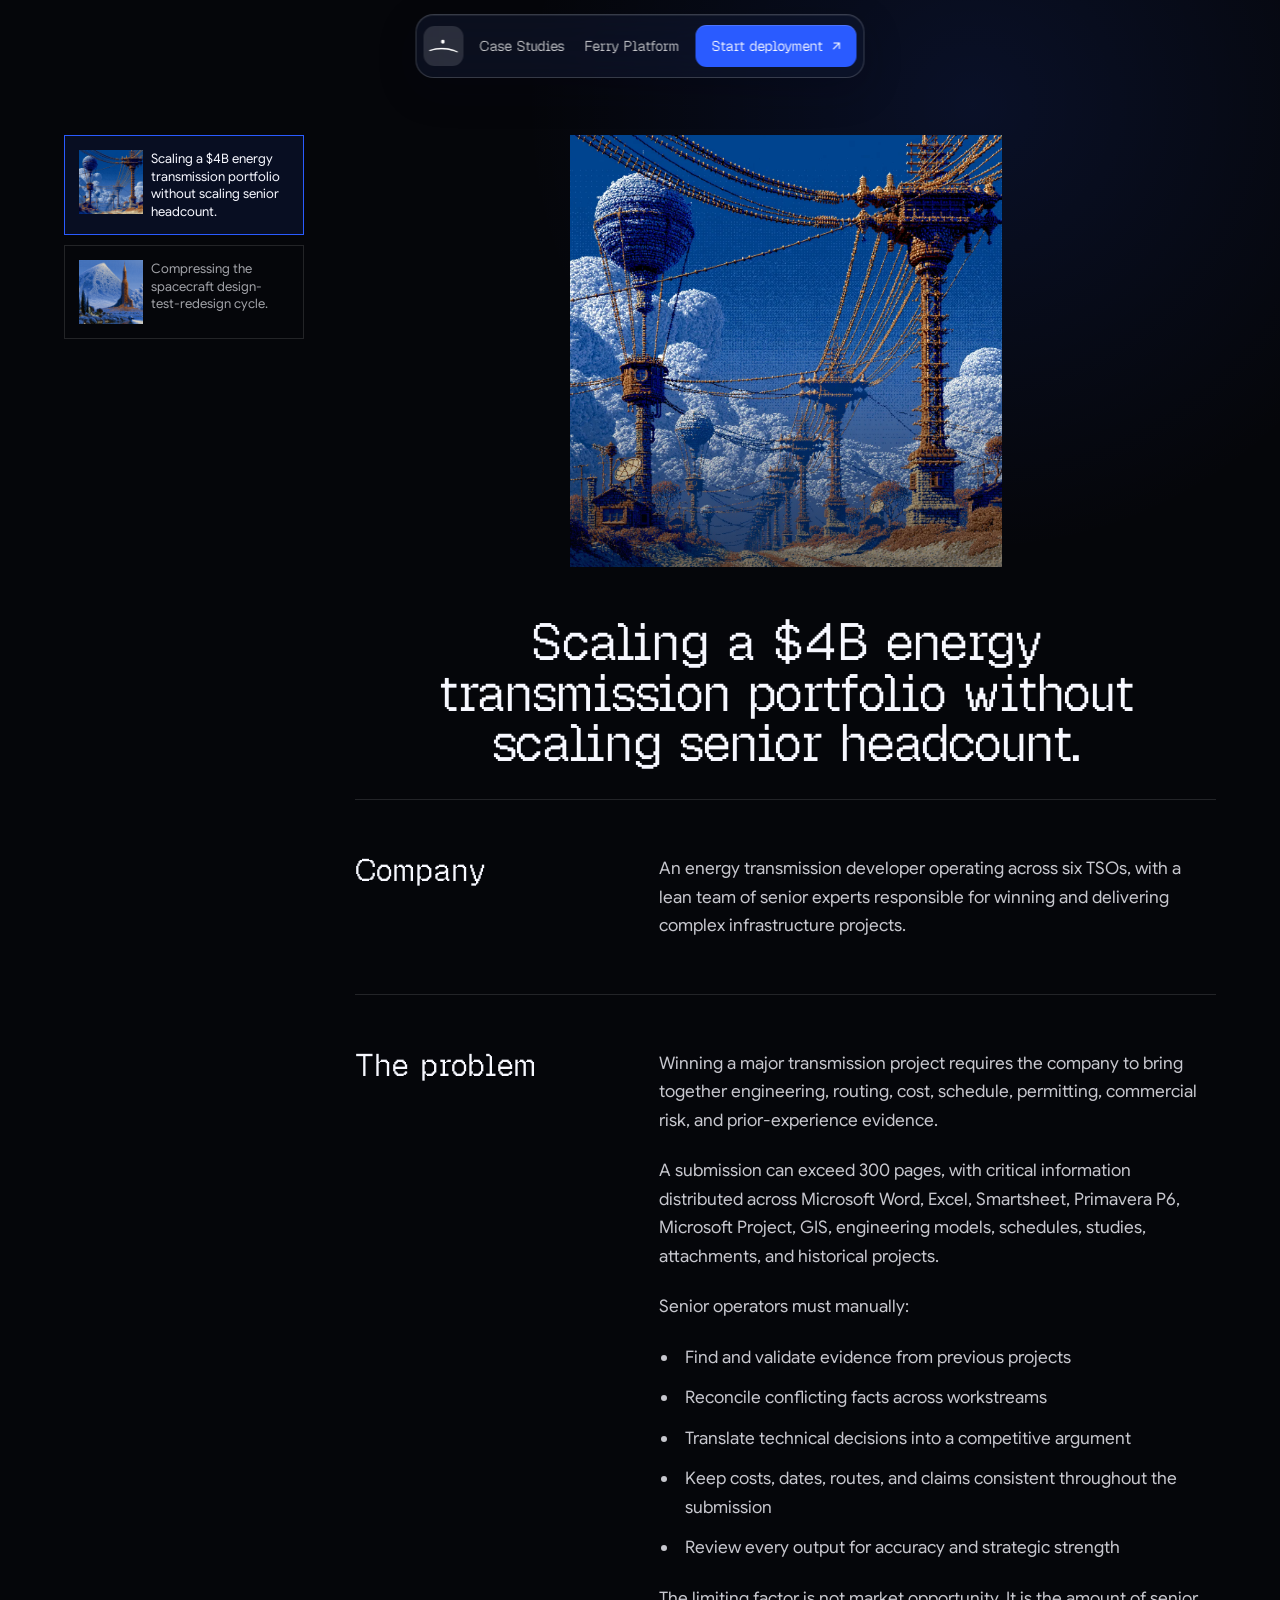
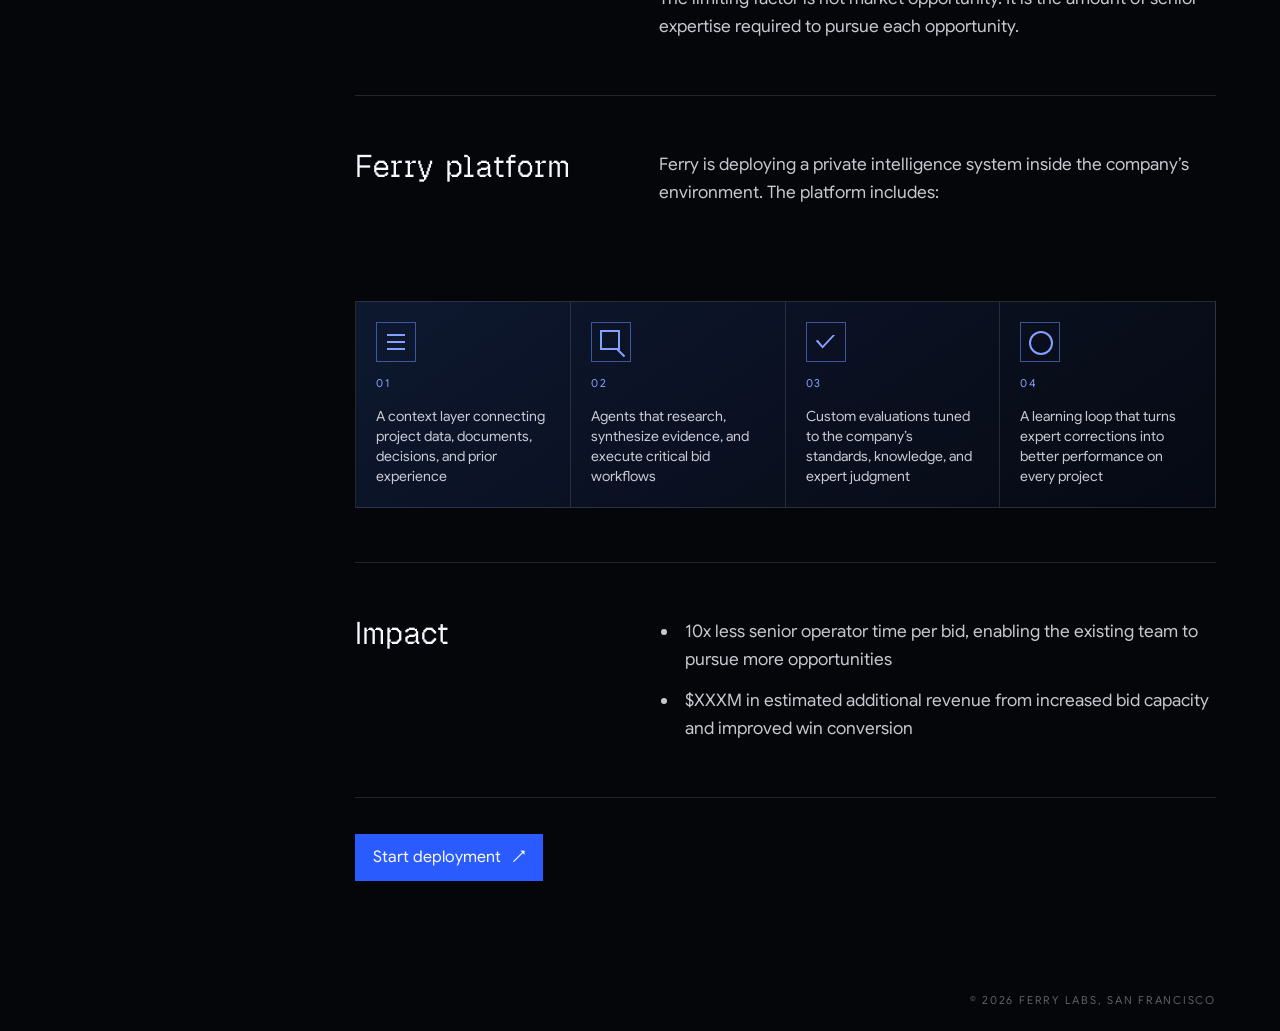
<file: case-studies.html>
<!doctype html>
<html lang="en">
<head>
  <meta charset="utf-8">
  <meta name="viewport" content="width=device-width, initial-scale=1">
  <title>Case Studies — Ferry Labs</title>
  <meta name="description" content="Selected Ferry Labs case studies.">
  <link rel="icon" href="favicon.svg" type="image/svg+xml">
  <link rel="preload" as="image" href="assets/case-studies/transmission-infrastructure.webp" type="image/webp" fetchpriority="high">
  <link rel="stylesheet" href="case-studies.css?v=20260720-nav">
  <script src="page-transitions.js"></script>
  <script>document.documentElement.classList.add('js')</script>
  <script type="module" src="case-studies.js"></script>
</head>
<body>
  <header class="site-header">
    <a class="brand" href="index.html" aria-label="Ferry Labs home">
      <img src="ferry-logo-mark.png" alt="">
    </a>
    <nav class="site-nav" aria-label="Primary">
      <a class="header-link" href="case-studies.html" aria-current="page">Case Studies</a>
      <a class="header-link" href="ferry-platform.html">Ferry Platform</a>
      <a class="nav-cta" href="https://calendar.app.google/t69X39w3jLLAKn3L7" target="_blank" rel="noopener noreferrer">
        <span class="nav-cta-label">Start deployment</span>
        <span class="nav-cta-short">Start deployment</span>
        <span aria-hidden="true">↗</span>
      </a>
    </nav>
  </header>
  <main class="case-studies">
    <section class="reader" id="selected-case-study" aria-label="Selected case study">
      <nav class="case-switcher" aria-label="Choose a case study">
    <a href="#energy-transmission" class="case-switch"
       data-case-link="energy-transmission">
      <img src="assets/case-studies/transmission-infrastructure.png" srcset="assets/case-studies/transmission-infrastructure.webp" alt="" width="2048" height="2048" fetchpriority="high">
      <span>Scaling a $4B energy transmission portfolio without scaling senior headcount.</span>
    </a>

    <a href="#spacecraft-engineering" class="case-switch"
       data-case-link="spacecraft-engineering">
      <img src="assets/case-studies/spacecraft-engineering.png" srcset="assets/case-studies/spacecraft-engineering.webp" alt="" width="2048" height="2048">
      <span>Compressing the spacecraft design-test-redesign cycle.</span>
    </a></nav>
      <div class="case-reader">
  <article class="case-panel" id="energy-transmission"
           data-case-panel="energy-transmission" tabindex="-1">
    <figure class="case-hero">
      <img src="assets/case-studies/transmission-infrastructure.png" srcset="assets/case-studies/transmission-infrastructure.webp" alt="A pixel-art transmission network stretches across a mountainous blue landscape."
           width="2048" height="2048">
    </figure>
    <header class="story-header">
      <h2>Scaling a $4B energy transmission portfolio without scaling senior headcount.</h2>
    </header>
    <section class="story-section">
      <h3>Company</h3>
      <div class="story-copy"><p>An energy transmission developer operating across six TSOs, with a lean team of senior experts responsible for winning and delivering complex infrastructure projects.</p></div>
    </section>
    <section class="story-section">
      <h3>The problem</h3>
      <div class="story-copy">
        <p>Winning a major transmission project requires the company to bring together engineering, routing, cost, schedule, permitting, commercial risk, and prior-experience evidence.</p>
<p>A submission can exceed 300 pages, with critical information distributed across Microsoft Word, Excel, Smartsheet, Primavera P6, Microsoft Project, GIS, engineering models, schedules, studies, attachments, and historical projects.</p>
<p>Senior operators must manually:</p>
        <ul class="story-list"><li>Find and validate evidence from previous projects</li><li>Reconcile conflicting facts across workstreams</li><li>Translate technical decisions into a competitive argument</li><li>Keep costs, dates, routes, and claims consistent throughout the submission</li><li>Review every output for accuracy and strategic strength</li></ul>
        <p>The limiting factor is not market opportunity. It is the amount of senior expertise required to pursue each opportunity.</p>
      </div>
    </section>
    <section class="story-section platform-section">
      <h3>Ferry platform</h3>
      <div class="story-copy">
        <p>Ferry is deploying a private intelligence system inside the company’s environment. The platform includes:</p>
      </div>
      
  <ol class="workflow" aria-label="Scaling a $4B energy transmission portfolio without scaling senior headcount. workflow">
    
      <li class="workflow-step">
        <span class="workflow-icon icon-source" aria-hidden="true"></span>
        <span class="workflow-number">01</span>
        <span>A context layer connecting project data, documents, decisions, and prior experience</span>
      </li>
      <li class="workflow-step">
        <span class="workflow-icon icon-research" aria-hidden="true"></span>
        <span class="workflow-number">02</span>
        <span>Agents that research, synthesize evidence, and execute critical bid workflows</span>
      </li>
      <li class="workflow-step">
        <span class="workflow-icon icon-evaluation" aria-hidden="true"></span>
        <span class="workflow-number">03</span>
        <span>Custom evaluations tuned to the company’s standards, knowledge, and expert judgment</span>
      </li>
      <li class="workflow-step">
        <span class="workflow-icon icon-learning" aria-hidden="true"></span>
        <span class="workflow-number">04</span>
        <span>A learning loop that turns expert corrections into better performance on every project</span>
      </li>
  </ol>
    </section>
    <section class="story-section impact-section">
      <h3>Impact</h3>
      <div class="story-copy">
        <ul class="impact-list"><li>10x less senior operator time per bid, enabling the existing team to pursue more opportunities</li><li>$XXXM in estimated additional revenue from increased bid capacity and improved win conversion</li></ul>
      </div>
    </section>
    <aside class="case-cta">
      <a href="https://calendar.app.google/t69X39w3jLLAKn3L7" target="_blank" rel="noopener noreferrer">
        Start deployment <span aria-hidden="true">↗</span>
      </a>
    </aside>
  </article>

  <article class="case-panel" id="spacecraft-engineering"
           data-case-panel="spacecraft-engineering" tabindex="-1">
    <figure class="case-hero">
      <img src="assets/case-studies/spacecraft-engineering.png" srcset="assets/case-studies/spacecraft-engineering.webp" alt="A pixel-art spacecraft stands beside a snow-covered mountain beneath a blue sky."
           width="2048" height="2048">
    </figure>
    <header class="story-header">
      <h2>Compressing the spacecraft design-test-redesign cycle.</h2>
    </header>
    <section class="story-section">
      <h3>Company</h3>
      <div class="story-copy"><p>A $2.3B satellite-platform manufacturer building configurable spacecraft for commercial and national-security missions.</p>
<p>The company is bringing a productized manufacturing model to an industry traditionally dominated by slow, bespoke engineering programs.</p></div>
    </section>
    <section class="story-section">
      <h3>The problem</h3>
      <div class="story-copy">
        <p>Every spacecraft must fit propulsion, avionics, power, payloads, and deployable structures within strict launch-defined constraints for mass, volume, stiffness, and mechanical interfaces.</p>
<p>The engineering workflow spans CAD and finite-element analysis tools, component libraries, parts lists, vendor specifications, simulation outputs, and physical test results.</p>
<p>When a component becomes unavailable, a vibration test fails, or the launch envelope changes, engineers must manually:</p>
        <ul class="story-list"><li>Identify every part of the design affected by the change</li><li>Reconfigure components within the available volume</li><li>Redesign structural panels and mechanical interfaces</li><li>Update the underlying CAD geometry</li><li>Re-run structural analysis and validate the revised design</li><li>Preserve design intent across iterations</li></ul>
        <p>The initial design is not the bottleneck. The limiting factor is repeatedly bringing the spacecraft back to a valid design as requirements and physical constraints change.</p>
      </div>
    </section>
    <section class="story-section platform-section">
      <h3>Ferry platform</h3>
      <div class="story-copy">
        <p>Ferry is developing an engineering intelligence system that works across the company’s existing design and analysis tools. The platform includes:</p>
      </div>
      
  <ol class="workflow" aria-label="Compressing the spacecraft design-test-redesign cycle. workflow">
    
      <li class="workflow-step">
        <span class="workflow-icon icon-source" aria-hidden="true"></span>
        <span class="workflow-number">01</span>
        <span>A context layer connecting requirements, components, geometry, constraints, and test results</span>
      </li>
      <li class="workflow-step">
        <span class="workflow-icon icon-geometry" aria-hidden="true"></span>
        <span class="workflow-number">02</span>
        <span>Agents that generate geometry, propagate changes, and execute redesign workflows</span>
      </li>
      <li class="workflow-step">
        <span class="workflow-icon icon-evaluation" aria-hidden="true"></span>
        <span class="workflow-number">03</span>
        <span>Custom evaluations tuned to the company’s engineering standards, design rules, and mission constraints</span>
      </li>
      <li class="workflow-step">
        <span class="workflow-icon icon-learning" aria-hidden="true"></span>
        <span class="workflow-number">04</span>
        <span>A learning loop that incorporates engineering review, simulation, and physical testing into future iterations</span>
      </li>
  </ol>
    </section>
    <section class="story-section impact-section">
      <h3>Impact</h3>
      <div class="story-copy">
        <ul class="impact-list"><li>Compress the design-test-redesign cycle, reducing the expert time required to produce a validated iteration</li><li>Increase engineering and production throughput, enabling the same team to support more spacecraft and missions</li></ul>
      </div>
    </section>
    <aside class="case-cta">
      <a href="https://calendar.app.google/t69X39w3jLLAKn3L7" target="_blank" rel="noopener noreferrer">
        Start deployment <span aria-hidden="true">↗</span>
      </a>
    </aside>
  </article></div>
    </section>
  </main>
  <footer class="site-footer">© 2026 Ferry Labs, San Francisco</footer>
</body>
</html>
</file>
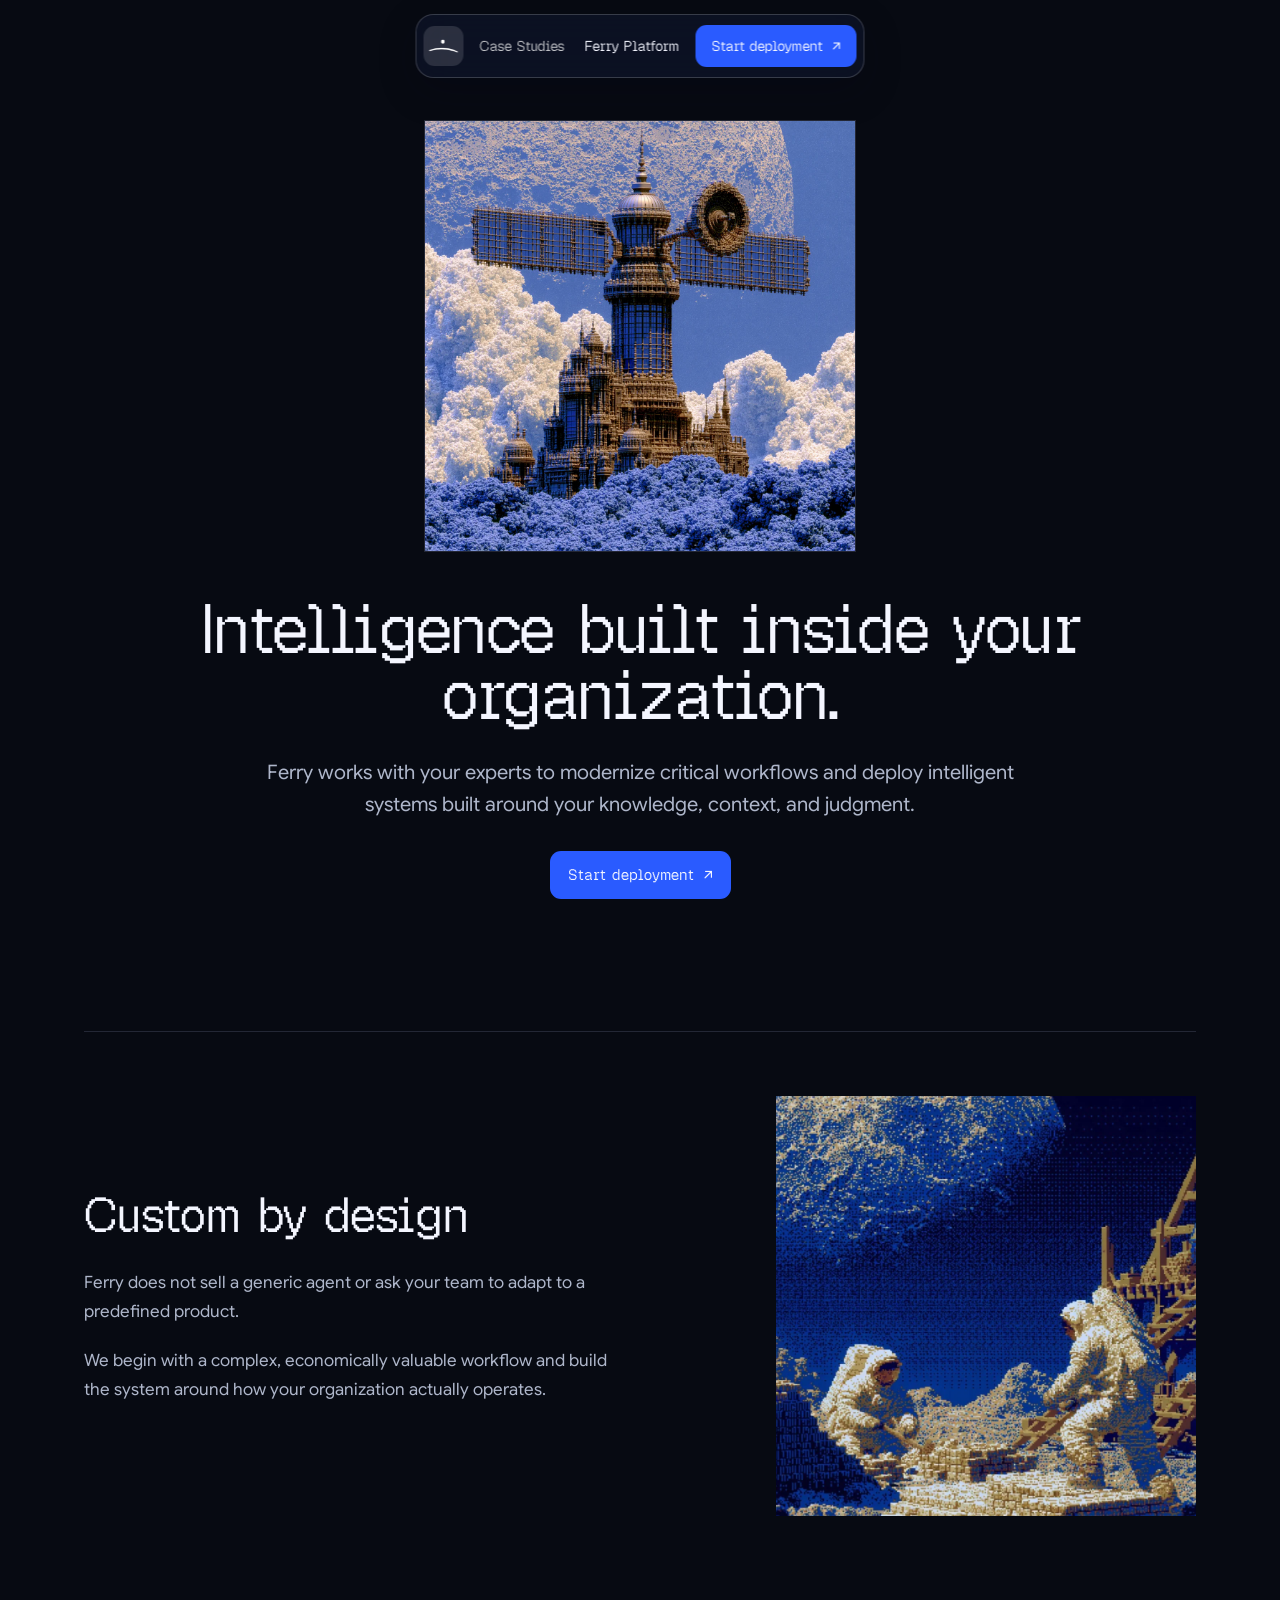
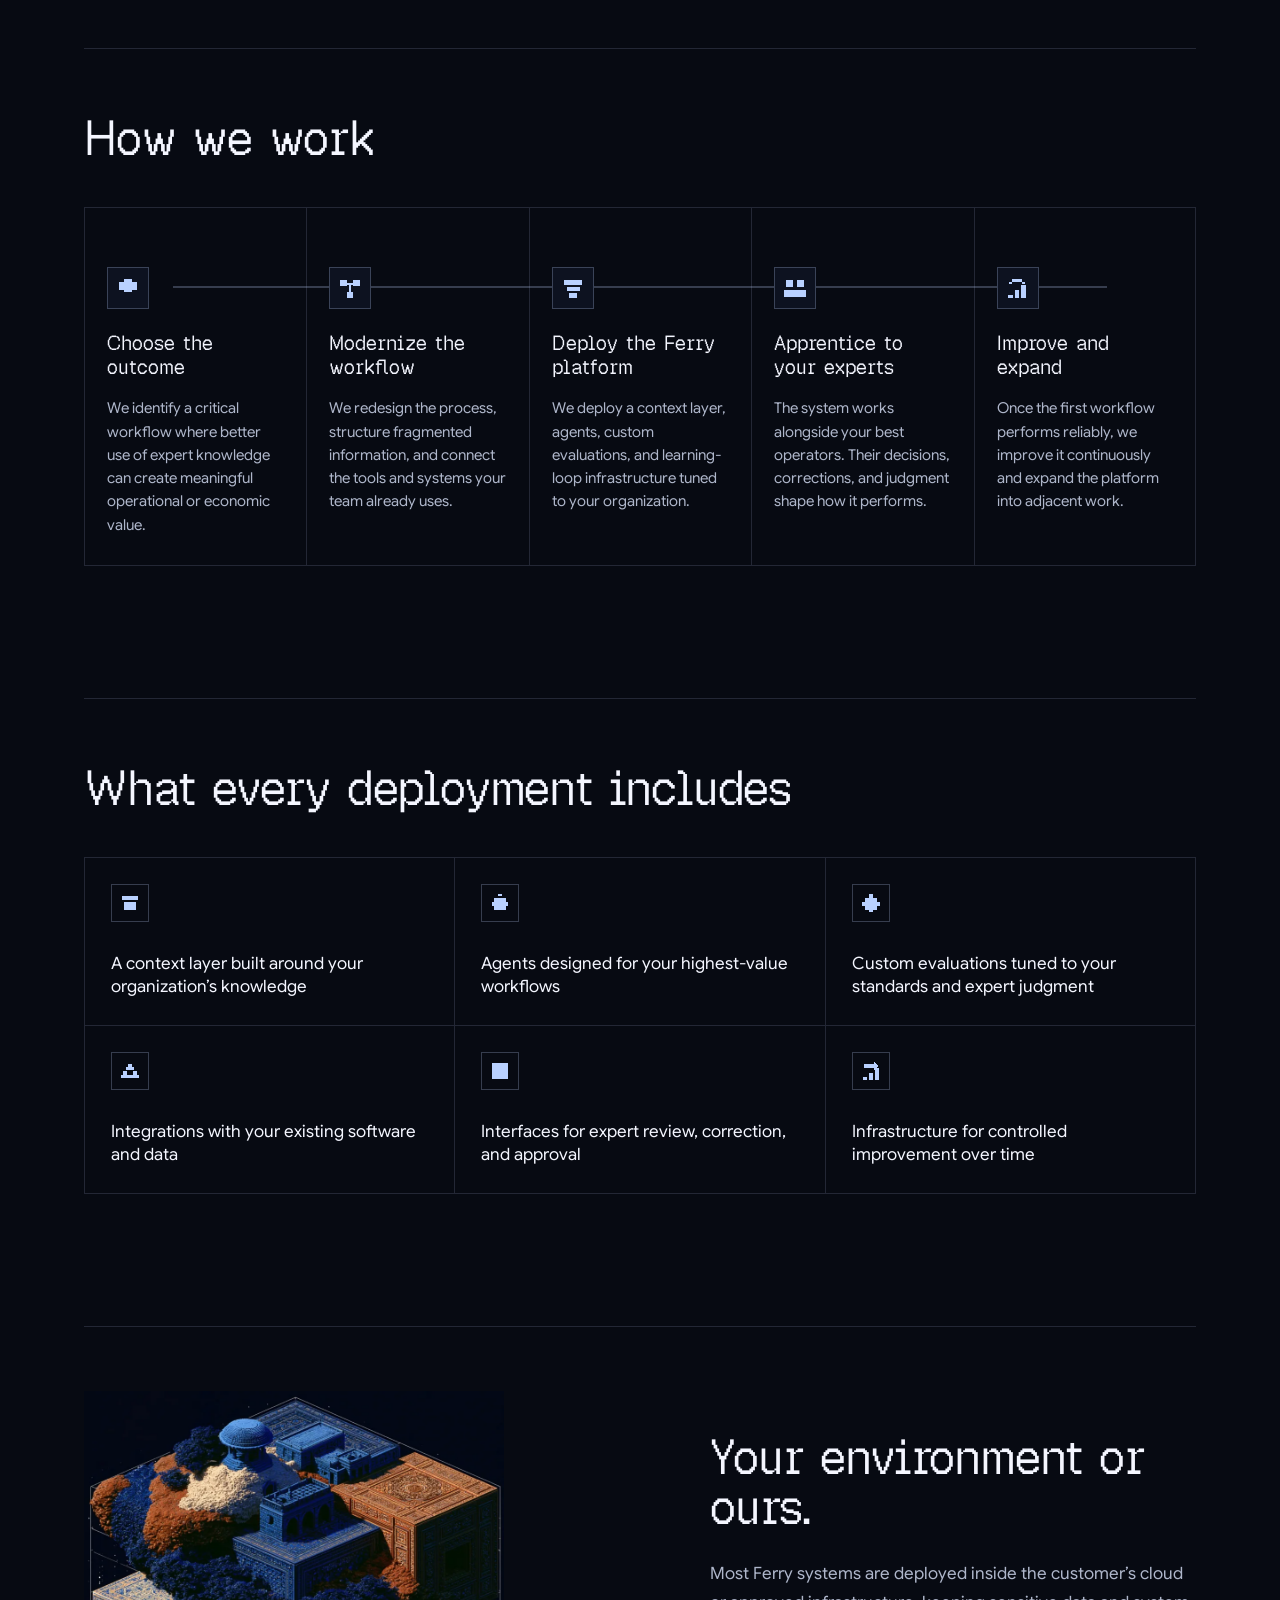
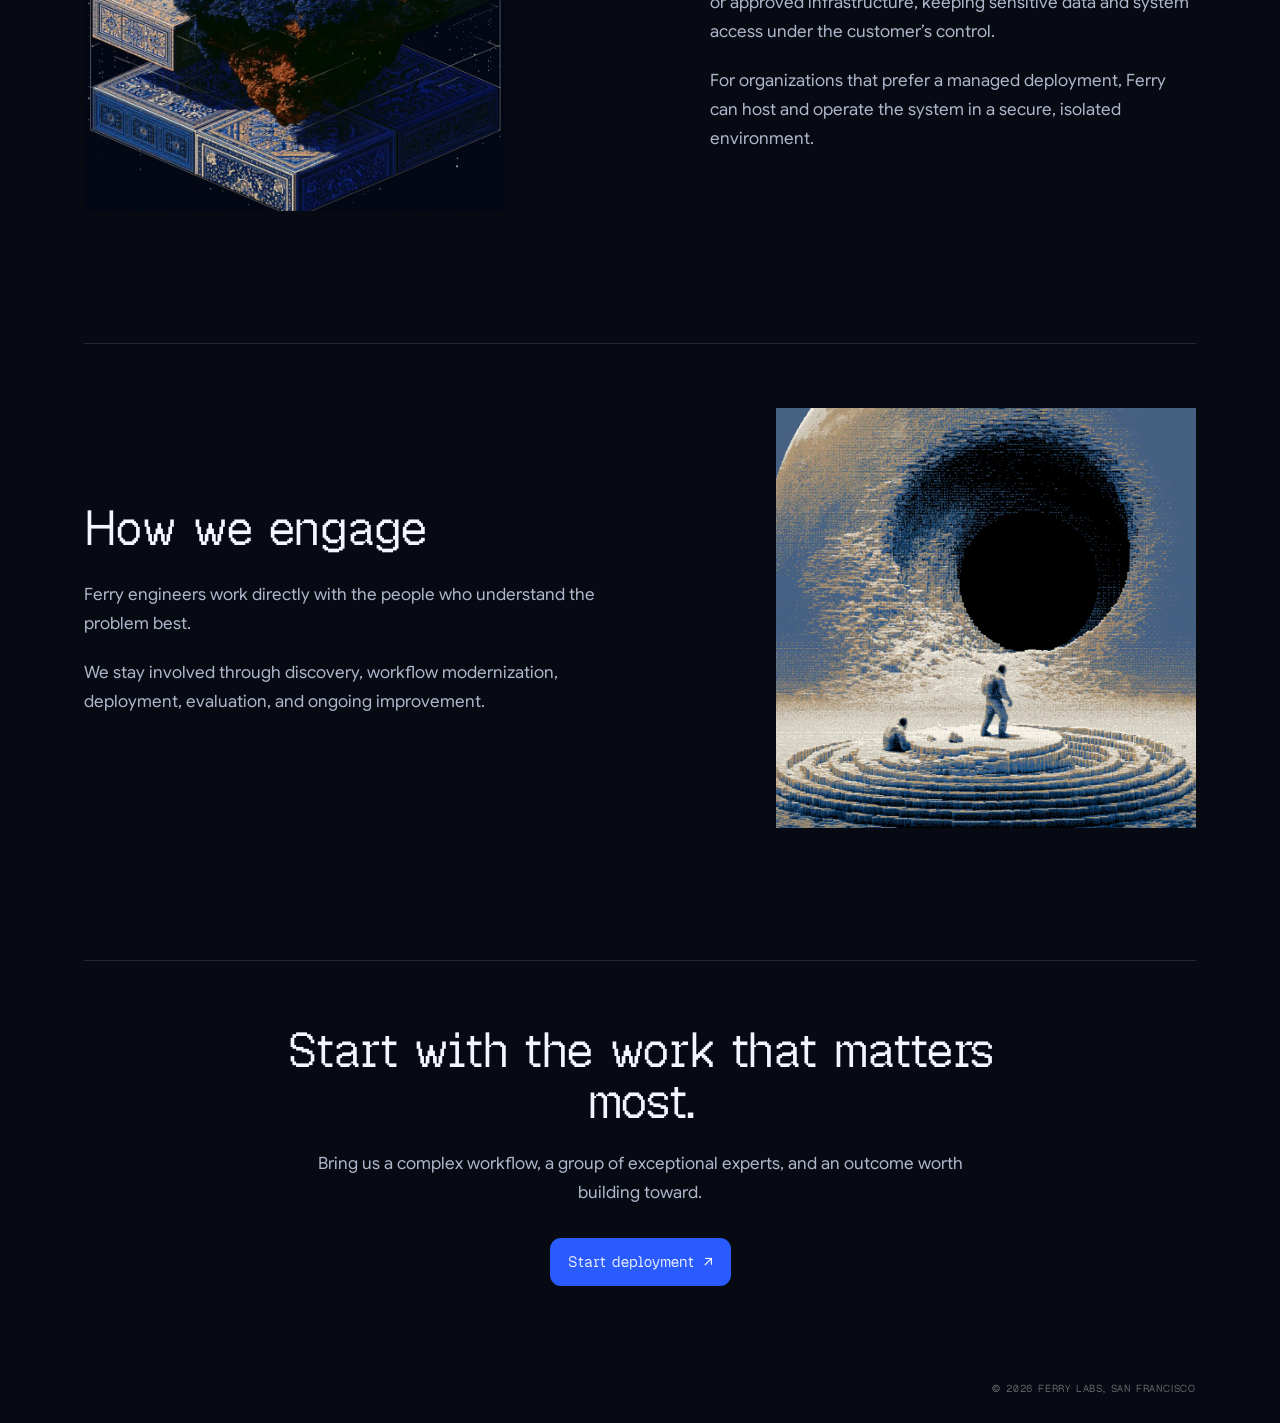
<file: ferry-platform.html>
<!doctype html>
<html lang="en">
<head>
  <meta charset="utf-8">
  <meta name="viewport" content="width=device-width, initial-scale=1">
  <title>Ferry Platform — Ferry Labs</title>
  <meta name="description" content="Ferry works with your experts to modernize critical workflows and deploy intelligent systems built around your knowledge, context, and judgment.">
  <link rel="icon" href="favicon.svg" type="image/svg+xml">
  <link rel="preload" as="image" href="assets/platform/ferry-platform-opening.webp" type="image/webp" fetchpriority="high">
  <link rel="stylesheet" href="ferry-platform.css?v=20260720-nav">
  <script src="page-transitions.js"></script>
</head>
<body>
  <header class="site-header">
    <a class="brand" href="index.html" aria-label="Ferry Labs home">
      <img src="ferry-logo-mark.png" alt="">
    </a>
    <nav class="site-nav" aria-label="Primary">
      <a class="header-link" href="case-studies.html">Case Studies</a>
      <a class="header-link" href="ferry-platform.html" aria-current="page">Ferry Platform</a>
      <a class="nav-cta" href="https://calendar.app.google/t69X39w3jLLAKn3L7" target="_blank" rel="noopener noreferrer">
        <span class="nav-cta-label">Start deployment</span>
        <span class="nav-cta-short">Start deployment</span>
        <span aria-hidden="true">↗</span>
      </a>
    </nav>
  </header>
  <main class="platform-page">
    <section class="platform-hero">
      <img class="platform-hero-image" src="assets/platform/ferry-platform-opening.png" srcset="assets/platform/ferry-platform-opening.webp" alt="A pixel-art satellite rises above an ornate futuristic structure and blue-white landscape beneath a vast moon." fetchpriority="high">
      <h1>Intelligence built inside your organization.</h1>
      <p>Ferry works with your experts to modernize critical workflows and deploy intelligent systems built around your knowledge, context, and judgment.</p>
      <a class="primary-cta" href="https://calendar.app.google/t69X39w3jLLAKn3L7" target="_blank" rel="noopener noreferrer">Start deployment <span aria-hidden="true">↗</span></a>
    </section>

    <section class="editorial-section custom-section">
      <div class="section-copy">
        <h2>Custom by design</h2>
        <p>Ferry does not sell a generic agent or ask your team to adapt to a predefined product.</p><p>We begin with a complex, economically valuable workflow and build the system around how your organization actually operates.</p>
      </div>
      <figure class="section-image section-image-custom">
        <img src="assets/platform/custom-by-design.png" srcset="assets/platform/custom-by-design.webp" alt="" loading="lazy">
      </figure>
    </section>

    <section class="editorial-section process-section">
      <h2>How we work</h2>
      <div class="process-rail">
        <article class="process-step">
          <svg class="pixel-icon pixel-icon-outcome" viewBox="0 0 24 24" aria-hidden="true" shape-rendering="crispEdges"><path d="M8 4h8v2h4v8h-4v2H8v-2H4V6h4zM10 8h4v4h-4z"/></svg>
          <h3>Choose the outcome</h3>
          <p>We identify a critical workflow where better use of expert knowledge can create meaningful operational or economic value.</p>
        </article>
        <article class="process-step">
          <svg class="pixel-icon pixel-icon-workflow" viewBox="0 0 24 24" aria-hidden="true" shape-rendering="crispEdges"><path d="M3 5h6v5H3zM15 5h6v5h-6zM9 16h6v5H9zM9 7h6v2H9zM11 9h2v7h-2z"/></svg>
          <h3>Modernize the workflow</h3>
          <p>We redesign the process, structure fragmented information, and connect the tools and systems your team already uses.</p>
        </article>
        <article class="process-step">
          <svg class="pixel-icon pixel-icon-platform" viewBox="0 0 24 24" aria-hidden="true" shape-rendering="crispEdges"><path d="M4 5h16v4H4zM6 11h12v4H6zM8 17h8v4H8z"/></svg>
          <h3>Deploy the Ferry platform</h3>
          <p>We deploy a context layer, agents, custom evaluations, and learning-loop infrastructure tuned to your organization.</p>
        </article>
        <article class="process-step">
          <svg class="pixel-icon pixel-icon-experts" viewBox="0 0 24 24" aria-hidden="true" shape-rendering="crispEdges"><path d="M4 5h6v6H4zM14 5h6v6h-6zM2 14h10v6H2zM12 14h10v6H12z"/></svg>
          <h3>Apprentice to your experts</h3>
          <p>The system works alongside your best operators. Their decisions, corrections, and judgment shape how it performs.</p>
        </article>
        <article class="process-step">
          <svg class="pixel-icon pixel-icon-improve" viewBox="0 0 24 24" aria-hidden="true" shape-rendering="crispEdges"><path d="M3 18h4v3H3zM9 14h4v7H9zM15 9h4v12h-4zM4 6h2v2H4zM6 4h10v2H6zM16 6h2v2h-2z"/></svg>
          <h3>Improve and expand</h3>
          <p>Once the first workflow performs reliably, we improve it continuously and expand the platform into adjacent work.</p>
        </article>
      </div>
    </section>

    <section class="editorial-section includes-section">
      <h2>What every deployment includes</h2>
      <ul class="includes-grid">
        <li>
          <svg class="pixel-icon pixel-icon-archive" viewBox="0 0 24 24" aria-hidden="true" shape-rendering="crispEdges"><path d="M4 5h16v4H4zM6 11h12v8H6zM9 13h6v2H9z"/></svg>
          <span>A context layer built around your organization’s knowledge</span>
        </li>
        <li>
          <svg class="pixel-icon pixel-icon-agent" viewBox="0 0 24 24" aria-hidden="true" shape-rendering="crispEdges"><path d="M6 7h12v12H6zM10 3h4v2h-4zM4 11h2v4H4zM18 11h2v4h-2zM9 11h2v2H9zM13 11h2v2h-2zM10 16h4v1h-4z"/></svg>
          <span>Agents designed for your highest-value workflows</span>
        </li>
        <li>
          <svg class="pixel-icon pixel-icon-target" viewBox="0 0 24 24" aria-hidden="true" shape-rendering="crispEdges"><path d="M10 3h4v4h-4zM6 7h12v4H6zM3 11h18v4H3zM6 15h12v4H6zM10 19h4v2h-4z"/></svg>
          <span>Custom evaluations tuned to your standards and expert judgment</span>
        </li>
        <li>
          <svg class="pixel-icon pixel-icon-bridge" viewBox="0 0 24 24" aria-hidden="true" shape-rendering="crispEdges"><path d="M3 16h18v3H3zM5 12h4v4H5zM15 12h4v4h-4zM8 8h8v3H8zM10 5h4v3h-4z"/></svg>
          <span>Integrations with your existing software and data</span>
        </li>
        <li>
          <svg class="pixel-icon pixel-icon-approval" viewBox="0 0 24 24" aria-hidden="true" shape-rendering="crispEdges"><path d="M4 4h16v16H4zM7 12l3 3 7-7 2 2-9 9-5-5z"/></svg>
          <span>Interfaces for expert review, correction, and approval</span>
        </li>
        <li>
          <svg class="pixel-icon pixel-icon-upgrade" viewBox="0 0 24 24" aria-hidden="true" shape-rendering="crispEdges"><path d="M4 18h4v3H4zM10 14h4v7h-4zM16 9h4v12h-4zM5 5h10V3l4 4-4 4V9H5z"/></svg>
          <span>Infrastructure for controlled improvement over time</span>
        </li>
      </ul>
    </section>

    <section class="editorial-section environment-section">
      <figure class="section-image section-image-environment">
        <img src="assets/platform/environment.png" srcset="assets/platform/environment.webp" alt="" loading="lazy">
      </figure>
      <div class="environment-copy">
        <h2>Your environment or ours.</h2>
        <p>Most Ferry systems are deployed inside the customer’s cloud or approved infrastructure, keeping sensitive data and system access under the customer’s control.</p><p>For organizations that prefer a managed deployment, Ferry can host and operate the system in a secure, isolated environment.</p>
      </div>
    </section>

    <section class="editorial-section engagement-section">
      <div>
        <h2>How we engage</h2>
        <p>Ferry engineers work directly with the people who understand the problem best.</p><p>We stay involved through discovery, workflow modernization, deployment, evaluation, and ongoing improvement.</p>
      </div>
      <figure class="section-image section-image-engagement">
        <img src="assets/platform/how-we-engage.png" srcset="assets/platform/how-we-engage.webp" alt="" loading="lazy">
      </figure>
    </section>

    <section class="closing-cta">
      <h2>Start with the work that matters most.</h2>
      <p>Bring us a complex workflow, a group of exceptional experts, and an outcome worth building toward.</p>
      <a class="primary-cta" href="https://calendar.app.google/t69X39w3jLLAKn3L7" target="_blank" rel="noopener noreferrer">Start deployment <span aria-hidden="true">↗</span></a>
    </section>
  </main>
  <footer class="site-footer">© 2026 Ferry Labs, San Francisco</footer>
</body>
</html>
</file>
<file: case-studies.css>
@font-face {
  font-family: 'Geist Pixel';
  src: url('fonts/GeistPixel.ttf') format('truetype');
  font-display: swap;
}

@view-transition {
  navigation: auto;
}

::view-transition-old(root),
::view-transition-new(root) {
  animation-duration: 260ms;
  animation-timing-function: cubic-bezier(0.22, 1, 0.36, 1);
}

::view-transition-old(root) {
  animation-name: ferry-page-out;
}

::view-transition-new(root) {
  animation-name: ferry-page-in;
}

@keyframes ferry-page-out {
  to { opacity: 0; }
}

@keyframes ferry-page-in {
  from { opacity: 0; }
}

html.ferry-transition-fallback body {
  animation: ferry-fallback-in 180ms cubic-bezier(0.22, 1, 0.36, 1);
  transition: opacity 180ms cubic-bezier(0.22, 1, 0.36, 1);
}

html.ferry-transition-fallback.ferry-page-leaving body {
  opacity: 0;
}

@keyframes ferry-fallback-in {
  from { opacity: 0; }
}

@font-face {
  font-family: 'Google Sans';
  src: url('fonts/GoogleSans-Regular.ttf') format('truetype');
  font-display: swap;
}

@font-face {
  font-family: 'Google Sans';
  src: url('fonts/GoogleSans-SemiBold.ttf') format('truetype');
  font-weight: 600;
  font-display: swap;
}

:root {
  --void: #05060a;
  --panel: #0b1020;
  --panel-2: #0e1730;
  --white: #f7f8ff;
  --mist: rgba(247, 248, 255, 0.64);
  --copy: rgba(247, 248, 255, 0.8);
  --line: rgba(255, 255, 255, 0.12);
  --line-blue: rgba(96, 132, 255, 0.54);
  --orbit: #2a5bff;
  --content-pad: clamp(24px, 5vw, 72px);
}

* {
  box-sizing: border-box;
}

html {
  color-scheme: dark;
  scroll-behavior: smooth;
}

body {
  margin: 0;
  min-width: 320px;
  overflow-x: hidden;
  background:
    radial-gradient(circle at 76% 4%, rgba(42, 91, 255, 0.12), transparent 28rem),
    var(--void);
  color: var(--white);
  font-family: 'Google Sans', system-ui, sans-serif;
  -webkit-font-smoothing: antialiased;
}

a {
  color: inherit;
  text-decoration: none;
}

.site-header {
  position: fixed;
  top: 14px;
  left: 50%;
  z-index: 10;
  width: max-content;
  max-width: calc(100% - 24px);
  height: 64px;
  padding: 7px;
  display: flex;
  align-items: center;
  justify-content: flex-start;
  gap: 12px;
  flex: 1;
  min-width: 0;
  transform: translateX(-50%);
  border: 1px solid rgba(255, 255, 255, 0.18);
  border-radius: 18px;
  background: rgba(17, 24, 45, 0.58);
  -webkit-backdrop-filter: blur(18px) saturate(140%);
  backdrop-filter: blur(18px) saturate(140%);
  box-shadow: 0 12px 38px rgba(2, 5, 20, 0.24), inset 0 1px 0 rgba(255, 255, 255, 0.08);
  view-transition-name: ferry-nav;
}

.brand {
  display: flex;
  align-items: center;
  justify-content: center;
  width: 40px;
  height: 40px;
  padding: 0;
  flex: 0 0 auto;
  border-radius: 11px;
  background: rgba(255, 255, 255, 0.13);
}

.brand img {
  width: 30px;
  height: auto;
  display: block;
}

.eyebrow,
.workflow-number {
  text-transform: uppercase;
  letter-spacing: 0.16em;
  font-size: 11px;
}

.site-nav {
  display: flex;
  align-items: center;
  justify-content: flex-start;
  gap: 12px;
  flex: 0 0 auto;
  min-width: 0;
}

.header-link {
  padding: 10px 4px;
  color: rgba(255, 255, 255, 0.76);
  font-family: 'Geist Pixel', 'Google Sans', system-ui, sans-serif;
  font-size: 14px;
  letter-spacing: 0;
  white-space: nowrap;
  transition: color 0.2s ease;
}

.header-link:hover,
.header-link:focus-visible {
  color: var(--white);
}

.site-header .nav-cta {
  display: inline-flex;
  align-items: center;
  gap: 10px;
  padding: 12px 16px;
  border-radius: 11px;
  background: var(--orbit);
  color: var(--white);
  font-family: 'Geist Pixel', 'Google Sans', system-ui, sans-serif;
  font-size: 14px;
  font-weight: 500;
  white-space: nowrap;
  box-shadow: inset 0 1px 0 rgba(255, 255, 255, 0.16);
}

.site-header .nav-cta-short {
  display: none;
}

.case-studies {
  width: min(1440px, 100%);
  margin: 0 auto;
  padding: clamp(116px, 15vh, 164px) var(--content-pad) 88px;
}

.page-intro {
  margin-bottom: 48px;
}

.page-intro h1,
.story-header h2 {
  font-family: 'Geist Pixel', 'Google Sans', sans-serif;
  font-weight: 400;
  letter-spacing: -0.025em;
  text-wrap: balance;
}

.page-intro h1 {
  max-width: 920px;
  margin: 0 auto;
  width: 100%;
  text-align: center;
  font-size: clamp(37px, 4.25vw, 61px);
  line-height: 0.94;
}

.eyebrow {
  margin: 0;
  color: #86a0ff;
}

.case-hero::after {
  content: '';
  position: absolute;
  inset: 0;
  background: linear-gradient(180deg, transparent 52%, rgba(2, 5, 18, 0.5));
  pointer-events: none;
}

.case-hero img {
  display: block;
  width: 100%;
  height: 100%;
  object-fit: contain;
}

.reader {
  display: grid;
  grid-template-columns: minmax(190px, 240px) minmax(0, 1fr);
  gap: clamp(28px, 4vw, 64px);
  align-items: start;
  scroll-margin-top: 24px;
}

.case-switcher {
  position: sticky;
  top: 28px;
  display: grid;
  gap: 10px;
}

.case-switch {
  padding: 14px;
  display: grid;
  grid-template-columns: 64px 1fr;
  gap: 8px;
  border: 1px solid var(--line);
  color: var(--mist);
  font-size: 13px;
  line-height: 1.35;
  transition: color 0.2s ease, border-color 0.2s ease, background 0.2s ease;
}

.case-switch img {
  display: block;
  width: 64px;
  height: 64px;
  aspect-ratio: 1;
  object-fit: contain;
}

.case-switch[aria-current='true'],
.case-switch:hover,
.case-switch:focus-visible {
  color: var(--white);
  border-color: var(--orbit);
  background: rgba(42, 91, 255, 0.1);
  outline: none;
}

.js .case-panel {
  display: none;
}

.js .case-panel[aria-hidden='false'] {
  display: block;
}

.case-panel[hidden] {
  display: none;
}

.case-panel:focus {
  outline: none;
}

.case-hero {
  position: relative;
  width: min(100%, 432px);
  aspect-ratio: 1 / 1;
  height: auto;
  margin: 0 auto;
  overflow: hidden;
  background: #0b1737;
}

.story-header {
  padding: 38px 0 30px;
  border-bottom: 1px solid var(--line);
}

.story-header h2 {
  max-width: 980px;
  margin: 12px 0 0;
  text-align: center;
  font-size: clamp(34px, 4vw, 58px);
  line-height: 0.99;
}

.story-section {
  display: grid;
  grid-template-columns: minmax(160px, 240px) minmax(0, 760px);
  gap: clamp(24px, 5vw, 72px);
  padding: 54px 0;
  border-bottom: 1px solid var(--line);
}

.story-section h3 {
  margin: 0;
  font-family: 'Geist Pixel', 'Google Sans', sans-serif;
  font-size: clamp(24px, 2.4vw, 32px);
  font-weight: 400;
  line-height: 1.05;
}

.story-copy {
  min-width: 0;
}

.story-copy p,
.story-copy ul {
  margin: 0 0 22px;
  font-size: clamp(16px, 1.35vw, 18px);
  line-height: 1.65;
  color: var(--copy);
}

.story-copy p:last-child,
.story-copy ul:last-child {
  margin-bottom: 0;
}

.story-list,
.platform-list {
  padding-left: 20px;
}

.story-list li,
.platform-list li {
  margin: 0 0 12px;
  padding-left: 6px;
}

.workflow {
  grid-column: 1 / -1;
  list-style: none;
  margin: 30px 0 0;
  padding: 0;
  display: grid;
  grid-template-columns: repeat(4, minmax(0, 1fr));
  border: 1px solid var(--line);
  background: linear-gradient(145deg, rgba(21, 39, 79, 0.55), rgba(7, 10, 21, 0.74));
}

.workflow-step {
  min-height: 200px;
  padding: 20px;
  display: flex;
  flex-direction: column;
  gap: 14px;
  border-right: 1px solid var(--line);
  font-size: 14px;
  line-height: 1.45;
  color: var(--copy);
}

.workflow-step:last-child {
  border-right: 0;
}

.workflow-number {
  color: #86a0ff;
}

.workflow-icon {
  width: 40px;
  height: 40px;
  border: 1px solid rgba(107, 139, 255, 0.55);
  position: relative;
}

.workflow-icon::before,
.workflow-icon::after {
  content: '';
  position: absolute;
  background: #86a0ff;
}

.icon-source::before {
  width: 18px;
  height: 2px;
  left: 10px;
  top: 11px;
  box-shadow: 0 7px 0 #86a0ff, 0 14px 0 #86a0ff;
}

.icon-research::before,
.icon-geometry::before {
  width: 16px;
  height: 16px;
  border: 2px solid #86a0ff;
  background: transparent;
  left: 8px;
  top: 7px;
}

.icon-research::after,
.icon-geometry::after {
  width: 10px;
  height: 2px;
  transform: rotate(45deg);
  right: 4px;
  bottom: 7px;
}

.icon-evaluation::before {
  width: 20px;
  height: 14px;
  left: 9px;
  top: 12px;
  clip-path: polygon(0 45%, 35% 100%, 100% 0, 88% 0, 35% 80%, 12% 38%);
}

.icon-learning::before {
  width: 20px;
  height: 20px;
  left: 8px;
  top: 8px;
  border: 2px solid #86a0ff;
  border-radius: 50%;
  background: transparent;
}

.impact-section {
  display: grid;
}

.impact-list {
  list-style: disc;
  margin: 0;
  padding-left: 20px;
}

.impact-list li {
  margin: 0 0 12px;
  padding-left: 6px;
  font-size: clamp(16px, 1.35vw, 18px);
  line-height: 1.65;
  color: var(--copy);
}

.impact-list li:last-child {
  margin-bottom: 0;
}

.case-cta {
  margin-top: 36px;
}

.case-cta a {
  width: fit-content;
  display: inline-flex;
  align-items: center;
  justify-content: center;
  gap: 12px;
  padding: 14px 18px;
  background: var(--orbit);
  font-family: 'Google Sans', sans-serif;
  font-size: 16px;
  line-height: 1.2;
}

.site-footer {
  padding: 24px var(--content-pad);
  text-align: right;
  color: rgba(255, 255, 255, 0.36);
  font-size: 11px;
  letter-spacing: 0.16em;
  text-transform: uppercase;
  background: transparent;
}

@media (max-width: 900px) {
  .reader {
    grid-template-columns: 1fr;
  }

  .case-switcher {
    position: static;
    grid-template-columns: repeat(2, minmax(0, 1fr));
  }

  .story-section {
    grid-template-columns: 1fr;
  }

  .workflow {
    grid-template-columns: repeat(2, minmax(0, 1fr));
  }

  .workflow-step:nth-child(2) {
    border-right: 0;
  }

  .workflow-step:nth-child(-n + 2) {
    border-bottom: 1px solid var(--line);
  }
}

@media (max-width: 760px) {
  :root {
    --content-pad: 20px;
  }

  .site-header {
    top: 8px;
    width: calc(100% - 16px);
    max-width: none;
    height: 54px;
    padding: 6px;
    gap: 8px;
    border-radius: 15px;
  }

  .brand { width: 36px; height: 36px; padding: 0; }

  .brand img { width: 27px; height: auto; }

  .site-nav {
    gap: 8px;
    flex: 1;
    min-width: 0;
    justify-content: space-between;
  }

  .header-link {
    padding: 8px 1px;
    font-size: 11px;
    min-width: 0;
    overflow: hidden;
    text-overflow: ellipsis;
  }

  .site-header .nav-cta {
    padding: 10px 12px;
    font-size: 12px;
    margin-left: 0;
  }

  .site-header .nav-cta-label {
    display: none;
  }

  .site-header .nav-cta-short {
    display: inline;
  }

  .case-studies {
    padding-top: 104px;
    padding-bottom: 64px;
  }

  .page-intro h1 {
    font-size: clamp(36px, 11vw, 49px);
  }

  .case-switcher {
    overflow-x: visible;
    grid-template-columns: 1fr;
  }

  .case-switch {
    min-width: 0;
    grid-template-columns: 52px minmax(0, 1fr);
    padding: 10px;
  }

  .case-switch img {
    width: 52px;
    height: 52px;
  }

  .case-hero {
    width: 100%;
    max-width: 432px;
    height: auto;
    aspect-ratio: 1 / 1;
  }

  .story-header {
    padding: 30px 0 24px;
  }

  .story-section {
    padding: 42px 0;
  }

  .workflow {
    grid-template-columns: 1fr;
  }

  .workflow-step {
    min-height: 0;
    border-right: 0;
    border-bottom: 1px solid var(--line);
  }

  .workflow-step:nth-child(2) {
    border-right: 0;
  }

  .case-cta a {
    align-items: flex-end;
  }
}

@media (prefers-reduced-motion: reduce) {
  html {
    scroll-behavior: auto;
  }

  ::view-transition-old(root),
  ::view-transition-new(root) {
    animation: none !important;
  }

}
</file>
<file: ferry-platform.css>
@font-face {
  font-family: 'Geist Pixel';
  src: url('fonts/GeistPixel.ttf') format('truetype');
  font-display: swap;
}

@view-transition {
  navigation: auto;
}

::view-transition-old(root),
::view-transition-new(root) {
  animation-duration: 260ms;
  animation-timing-function: cubic-bezier(0.22, 1, 0.36, 1);
}

::view-transition-old(root) {
  animation-name: ferry-page-out;
}

::view-transition-new(root) {
  animation-name: ferry-page-in;
}

@keyframes ferry-page-out {
  to { opacity: 0; }
}

@keyframes ferry-page-in {
  from { opacity: 0; }
}

html.ferry-transition-fallback body {
  animation: ferry-fallback-in 180ms cubic-bezier(0.22, 1, 0.36, 1);
  transition: opacity 180ms cubic-bezier(0.22, 1, 0.36, 1);
}

html.ferry-transition-fallback.ferry-page-leaving body {
  opacity: 0;
}

@keyframes ferry-fallback-in {
  from { opacity: 0; }
}

@font-face {
  font-family: 'Google Sans';
  src: url('fonts/GoogleSans-Regular.ttf') format('truetype');
  font-weight: 400;
  font-display: swap;
}

@font-face {
  font-family: 'Google Sans';
  src: url('fonts/GoogleSans-Medium.ttf') format('truetype');
  font-weight: 500;
  font-display: swap;
}

:root {
  --bg: #070a12;
  --panel: #0d1220;
  --white: #f4f6ff;
  --muted: #aeb6ca;
  --line: rgba(177, 193, 232, 0.16);
  --line-strong: rgba(177, 193, 232, 0.28);
  --orbit: #2a5bff;
  --ice: #b9d1ff;
  --warm: #e5c8a3;
  --content-pad: clamp(24px, 5vw, 72px);
}

* {
  box-sizing: border-box;
}

html {
  background: var(--bg);
  color-scheme: dark;
  scroll-behavior: smooth;
}

body {
  min-width: 320px;
  margin: 0;
  overflow-x: hidden;
  background: var(--bg);
  color: var(--white);
  font-family: 'Google Sans', system-ui, sans-serif;
  -webkit-font-smoothing: antialiased;
}

a {
  color: inherit;
  text-decoration: none;
}

.site-header {
  position: fixed;
  top: 14px;
  left: 50%;
  z-index: 20;
  width: max-content;
  max-width: calc(100% - 24px);
  height: 64px;
  padding: 7px;
  display: flex;
  align-items: center;
  justify-content: flex-start;
  gap: 12px;
  flex: 1;
  min-width: 0;
  transform: translateX(-50%);
  border: 1px solid rgba(255, 255, 255, 0.18);
  border-radius: 18px;
  background: rgba(17, 24, 45, 0.58);
  -webkit-backdrop-filter: blur(18px) saturate(140%);
  backdrop-filter: blur(18px) saturate(140%);
  box-shadow: 0 12px 38px rgba(2, 5, 20, 0.24);
  view-transition-name: ferry-nav;
}

.brand {
  width: 40px;
  height: 40px;
  display: flex;
  flex: 0 0 auto;
  align-items: center;
  justify-content: center;
  border-radius: 11px;
  background: rgba(255, 255, 255, 0.13);
}

.brand img {
  width: 30px;
  height: auto;
  display: block;
}

.site-nav {
  display: flex;
  align-items: center;
  justify-content: flex-start;
  gap: 12px;
  flex: 0 0 auto;
  min-width: 0;
}

.header-link {
  padding: 10px 4px;
  color: rgba(255, 255, 255, 0.74);
  font-family: 'Geist Pixel', 'Google Sans', system-ui, sans-serif;
  font-size: 14px;
  white-space: nowrap;
  transition: color 160ms ease;
}

.header-link[aria-current='page'],
.header-link:hover,
.header-link:focus-visible {
  color: var(--white);
}

.nav-cta,
.primary-cta {
  display: inline-flex;
  align-items: center;
  justify-content: center;
  gap: 10px;
  border-radius: 11px;
  background: var(--orbit);
  color: var(--white);
  font-family: 'Geist Pixel', 'Google Sans', system-ui, sans-serif;
  font-weight: 500;
  white-space: nowrap;
  transition: background 160ms ease, transform 160ms ease;
}

.nav-cta {
  padding: 12px 16px;
  font-size: 14px;
}

.primary-cta {
  min-height: 48px;
  padding: 13px 18px;
  font-size: 15px;
}

.nav-cta:hover,
.nav-cta:focus-visible,
.primary-cta:hover,
.primary-cta:focus-visible {
  background: #3a69ff;
  transform: translateY(-1px);
}

.nav-cta-short {
  display: none;
}

:focus-visible {
  outline: 2px solid var(--ice);
  outline-offset: 4px;
}

.platform-page {
  width: min(1240px, 100%);
  margin: 0 auto;
  padding: 120px var(--content-pad) 96px;
}

.platform-hero {
  display: flex;
  flex-direction: column;
  align-items: center;
  text-align: center;
}

.platform-hero-image {
  width: min(100%, 432px);
  aspect-ratio: 1;
  margin: 0 auto;
  display: block;
  object-fit: contain;
  border: 1px solid var(--line);
}

.platform-hero h1,
.editorial-section h2,
.closing-cta h2,
.process-step h3 {
  margin: 0;
  font-family: 'Geist Pixel', 'Google Sans', system-ui, sans-serif;
  font-weight: 400;
}

.platform-hero h1 {
  max-width: 900px;
  margin-top: 44px;
  font-size: clamp(42px, 5.3vw, 68px);
  line-height: 0.98;
  letter-spacing: -0.035em;
}

.platform-hero > p {
  max-width: 760px;
  margin: 28px 0 0;
  color: var(--muted);
  font-size: clamp(17px, 1.6vw, 20px);
  line-height: 1.6;
}

.platform-hero .primary-cta {
  margin-top: 30px;
}

.editorial-section,
.closing-cta {
  margin-top: clamp(86px, 11vw, 132px);
  padding-top: clamp(42px, 5vw, 64px);
  border-top: 1px solid var(--line);
}

.editorial-section h2,
.closing-cta h2 {
  font-size: clamp(32px, 4vw, 48px);
  line-height: 1.05;
  letter-spacing: -0.025em;
}

.editorial-section p,
.closing-cta p {
  color: var(--muted);
  font-size: 17px;
  line-height: 1.7;
}

.editorial-section p + p {
  margin-top: 20px;
}

.custom-section,
.environment-section,
.engagement-section {
  display: grid;
  grid-template-columns: minmax(0, 1.05fr) minmax(340px, 0.95fr);
  align-items: center;
  gap: clamp(48px, 7vw, 96px);
}

.section-copy,
.environment-copy,
.engagement-section > div:first-child {
  max-width: 620px;
}

.custom-section h2,
.environment-copy h2,
.engagement-section h2 {
  margin-bottom: 28px;
}

.process-section > h2,
.includes-section > h2 {
  margin-bottom: 44px;
}

.process-rail {
  position: relative;
  display: grid;
  grid-template-columns: repeat(5, minmax(0, 1fr));
  border-top: 1px solid var(--line);
  border-bottom: 1px solid var(--line);
}

.process-rail::before {
  content: '';
  position: absolute;
  top: 78px;
  left: 8%;
  right: 8%;
  height: 2px;
  background: var(--line-strong);
}

.process-step {
  position: relative;
  min-width: 0;
  min-height: 300px;
  padding: 24px 22px 28px;
  border-left: 1px solid var(--line);
}

.process-step:last-child {
  border-right: 1px solid var(--line);
}

.pixel-icon {
  width: 42px;
  height: 42px;
  margin: 35px 0 22px;
  position: relative;
  z-index: 1;
  display: block;
  padding: 7px;
  border: 1px solid var(--line-strong);
  background: var(--panel);
  color: var(--ice);
  fill: currentColor;
}

.process-step h3 {
  min-height: 50px;
  font-size: 20px;
  line-height: 1.2;
}

.process-step p {
  margin: 16px 0 0;
  font-size: 15px;
  line-height: 1.55;
}

.includes-grid {
  margin: 0;
  padding: 0;
  display: grid;
  grid-template-columns: repeat(3, minmax(0, 1fr));
  list-style: none;
  border-top: 1px solid var(--line);
  border-left: 1px solid var(--line);
}

.includes-grid li {
  min-height: 168px;
  padding: 26px;
  display: flex;
  flex-direction: column;
  justify-content: space-between;
  gap: 22px;
  border-right: 1px solid var(--line);
  border-bottom: 1px solid var(--line);
  color: var(--white);
  font-size: 17px;
  line-height: 1.4;
}

.includes-grid .pixel-icon {
  width: 38px;
  height: 38px;
  margin: 0;
  padding: 6px;
  background: transparent;
}

.section-image {
  width: min(100%, 420px);
  margin: 0;
  justify-self: end;
  overflow: hidden;
}

.section-image-environment {
  justify-self: start;
}

.section-image img {
  display: block;
  width: 100%;
  aspect-ratio: 1;
  object-fit: cover;
}

.closing-cta {
  text-align: center;
}

.closing-cta h2 {
  max-width: 800px;
  margin: 0 auto;
}

.closing-cta p {
  max-width: 680px;
  margin: 24px auto 0;
}

.closing-cta .primary-cta {
  margin-top: 30px;
}

.site-footer {
  width: min(1240px, 100%);
  margin: 0 auto;
  padding: 0 var(--content-pad) 28px;
  color: rgba(255, 255, 255, 0.42);
  font-family: 'Geist Pixel', 'Google Sans', system-ui, sans-serif;
  font-size: 10px;
  letter-spacing: 0.08em;
  text-align: right;
  text-transform: uppercase;
}

@media (max-width: 1100px) {
  .process-rail {
    grid-template-columns: 1fr;
    border-bottom: 0;
  }

  .process-rail::before {
    top: 36px;
    bottom: 36px;
    left: 44px;
    right: auto;
    width: 2px;
    height: auto;
  }

  .process-step {
    min-height: 0;
    padding: 26px 24px 26px 88px;
    border-right: 1px solid var(--line);
    border-bottom: 1px solid var(--line);
  }

  .process-step .pixel-icon {
    position: absolute;
    top: 22px;
    left: 23px;
    margin: 0;
  }

  .process-step h3 {
    min-height: 0;
    margin-top: 12px;
  }
}

@media (max-width: 760px) {
  :root {
    --content-pad: 20px;
  }

  .site-header {
    top: 8px;
    width: calc(100% - 16px);
    max-width: calc(100% - 16px);
    height: 54px;
    padding: 6px;
    gap: 8px;
    border-radius: 15px;
  }

  .brand {
    width: 36px;
    height: 36px;
  }

  .brand img {
    width: 27px;
  }

  .site-nav {
    gap: 8px;
    flex: 1;
    min-width: 0;
    justify-content: space-between;
  }

  .header-link {
    padding: 8px 1px;
    font-size: 11px;
    min-width: 0;
    overflow: hidden;
    text-overflow: ellipsis;
  }

  .nav-cta {
    padding: 10px 12px;
    font-size: 12px;
    margin-left: 0;
  }

  .nav-cta-label {
    display: none;
  }

  .nav-cta-short {
    display: inline;
  }

  .platform-page {
    padding-top: 92px;
    padding-bottom: 64px;
  }

  .platform-hero h1 {
    margin-top: 32px;
    font-size: clamp(37px, 11vw, 48px);
  }

  .platform-hero > p {
    margin-top: 22px;
    font-size: 16px;
  }

  .editorial-section,
  .closing-cta {
    margin-top: 72px;
    padding-top: 36px;
  }

  .editorial-section h2,
  .closing-cta h2 {
    font-size: 34px;
  }

  .custom-section,
  .environment-section,
  .engagement-section {
    grid-template-columns: 1fr;
    gap: 38px;
  }

  .process-section > h2,
  .includes-section > h2 {
    margin-bottom: 30px;
  }

  .process-step {
    padding-right: 18px;
  }

  .includes-grid {
    grid-template-columns: 1fr;
  }

  .includes-grid li {
    min-height: 138px;
    padding: 22px;
  }

  .section-image,
  .section-image-environment {
    justify-self: center;
  }

  .site-footer {
    padding-bottom: 20px;
    text-align: center;
  }
}

@media (prefers-reduced-motion: reduce) {
  html {
    scroll-behavior: auto;
  }

  *,
  *::before,
  *::after {
    transition: none !important;
  }

  ::view-transition-old(root),
  ::view-transition-new(root) {
    animation: none !important;
  }
}
</file>
